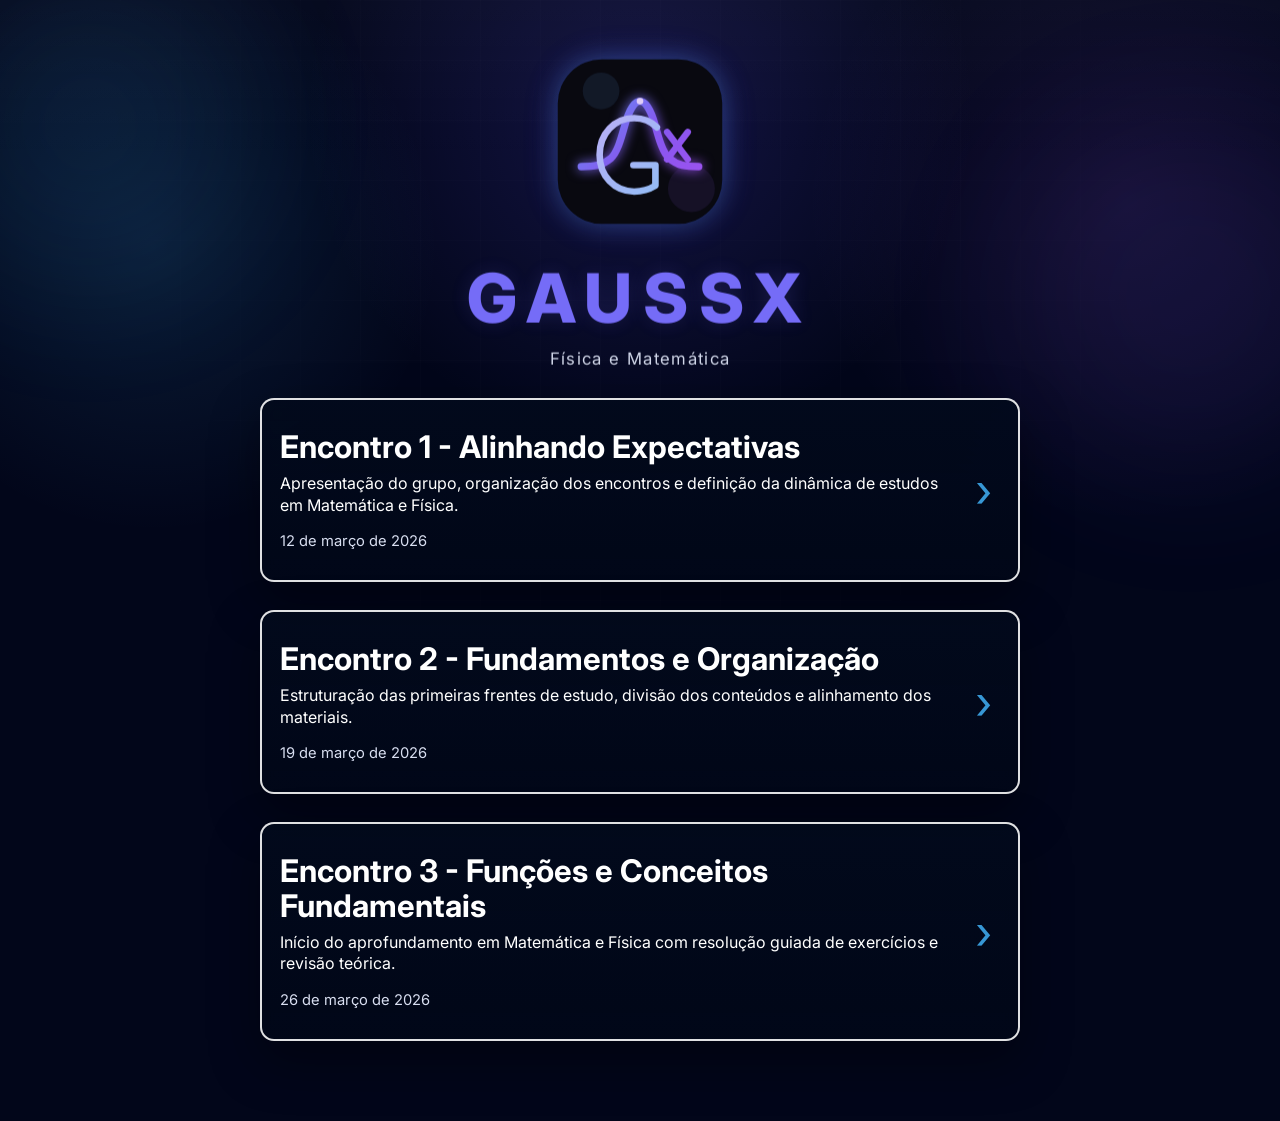
<file: Site_GaussX/index.html>
<!DOCTYPE html>
<html lang="pt-BR">
<head>
  <meta charset="UTF-8" />
  <meta name="viewport" content="width=device-width, initial-scale=1.0" />
  <title>GaussX</title>
  <link rel="icon" type="image/png" href="assets/logo-gaussx_true-g_converted.png" />
  <meta name="description" content="Plataforma acadêmica do GaussX para encontros, materiais e organização dos estudos em Física e Matemática." />
  <link rel="preconnect" href="https://fonts.googleapis.com">
  <link rel="preconnect" href="https://fonts.gstatic.com" crossorigin>
  <link href="https://fonts.googleapis.com/css2?family=Inter:wght@400;500;600;700;800&display=swap" rel="stylesheet">
  <link rel="stylesheet" href="styles.css" />
  <script src="script.js" defer></script>
</head>
<body>
  <div class="bg-ambient bg-ambient-1"></div>
  <div class="bg-ambient bg-ambient-2"></div>
  <div class="bg-grid"></div>

  <main class="page">
    <section class="hero">
      <div class="hero-logo-wrap" aria-hidden="true">
        <div class="hero-logo-glow"></div>
        <img src="assets/logo-gaussx.svg" alt="Logo do GaussX" class="hero-logo" />
      </div>
      <h1 class="hero-title">GAUSSX</h1>
      <p class="hero-subtitle">Física e Matemática</p>
    </section>

    <section id="meeting-list" class="meetings" aria-label="Lista de encontros"></section>
  </main>
</body>
</html>
</file>
<file: Site_GaussX/styles.css>
:root {
  --bg: #02061a;
  --bg-soft: rgba(3, 10, 27, 0.84);
  --card: rgba(1, 8, 24, 0.84);
  --text: #ffffff;
  --muted: #d8def0;
  --line: rgba(255, 255, 255, 0.88);
  --blue: #43b7ff;
  --indigo: #6e61ff;
  --purple: #b260ff;
  --shadow: 0 20px 50px rgba(0, 0, 0, 0.38);
}

* { box-sizing: border-box; }

html {
  scroll-behavior: smooth;
  width: 100%;
  max-width: 100%;
  overflow-x: hidden;
}

body {
  margin: 0;
  width: 100%;
  max-width: 100%;
  min-height: 100vh;
  position: relative;
  font-family: 'Inter', sans-serif;
  color: var(--text);
  background:
    radial-gradient(circle at 50% 10%, rgba(101, 83, 255, 0.18), transparent 28%),
    radial-gradient(circle at 12% 22%, rgba(67, 183, 255, 0.12), transparent 20%),
    radial-gradient(circle at 88% 18%, rgba(178, 96, 255, 0.10), transparent 22%),
    var(--bg);
  overflow-x: hidden;
}

body::before {
  content: "";
  position: fixed;
  inset: 0;
  pointer-events: none;
  background: linear-gradient(to bottom, rgba(255,255,255,0.035), transparent 18%);
  opacity: 0.7;
}

a { color: inherit; text-decoration: none; }

.bg-grid {
  position: fixed;
  inset: 0;
  width: 100vw;
  max-width: 100vw;
  overflow: hidden;
  pointer-events: none;
  background-image:
    linear-gradient(rgba(255,255,255,0.022) 1px, transparent 1px),
    linear-gradient(90deg, rgba(255,255,255,0.022) 1px, transparent 1px);
  background-size: 60px 60px;
  mask-image: radial-gradient(circle at 50% 20%, black 30%, transparent 80%);
  opacity: 0.52;
}

.bg-ambient {
  position: fixed;
  border-radius: 999px;
  filter: blur(84px);
  pointer-events: none;
  z-index: 0;
  opacity: 0.24;
  will-change: transform;
  max-width: 100vw;
}

.bg-ambient-1 {
  width: 320px;
  height: 320px;
  top: -40px;
  left: -70px;
  background: rgba(67, 183, 255, 0.38);
}

.bg-ambient-2 {
  width: 360px;
  height: 360px;
  top: 120px;
  right: -90px;
  background: rgba(118, 89, 255, 0.34);
}

.page {
  position: relative;
  z-index: 1;
  width: min(760px, calc(100% - 34px));
  margin: 0 auto;
  padding: 38px 0 80px;
}

.hero {
  --hero-fade: 1;
  --hero-lift: 0px;
  min-height: 36vh;
  display: grid;
  place-items: center;
  align-content: center;
  text-align: center;
  margin-bottom: 28px;
  perspective: 1200px;
  opacity: var(--hero-fade);
  transform: translate3d(0, var(--hero-lift), 0);
}

.hero-logo-wrap {
  position: relative;
  width: 210px;
  height: 210px;
  display: grid;
  place-items: center;
  margin-bottom: 10px;
  isolation: isolate;
  will-change: transform;
}

.hero-logo-glow {
  position: absolute;
  inset: 15%;
  border-radius: 28px;
  background: radial-gradient(circle, rgba(67,183,255,0.24), rgba(110,97,255,0.16) 45%, rgba(178,96,255,0.06) 70%, transparent 78%);
  filter: blur(20px);
  opacity: 0.8;
}

.hero-logo-wrap::after {
  content: "";
  position: absolute;
  inset: -4px;
  border-radius: 34px;
  background: linear-gradient(135deg, rgba(67,183,255,0.24), rgba(110,97,255,0.18), transparent 64%);
  filter: blur(14px);
  opacity: 0;
}

.hero-logo {
  width: 188px;
  height: 188px;
  display: block;
  filter: drop-shadow(0 0 12px rgba(67,183,255,0.22)) drop-shadow(0 0 18px rgba(110,97,255,0.24));
}

.hero-title,
.hero-subtitle,
.hero-logo-wrap {
  opacity: 0;
}

body.is-ready .hero-logo-wrap {
  animation: heroLogoIn 1.3s cubic-bezier(.16,.84,.18,1) both, logoFloat 5.5s ease-in-out 1.4s infinite;
}

body.is-ready .hero-logo-wrap::after {
  animation: logoSheen 2.4s ease 0.8s 1 both;
}

body.is-ready .hero-logo-glow {
  animation: glowPulse 3.2s ease-in-out 0.8s infinite;
}

.hero-title {
  position: relative;
  margin: 0;
  font-size: clamp(2.8rem, 7vw, 4.25rem);
  font-weight: 800;
  letter-spacing: 0.16em;
  color: #7a70ff;
  text-shadow: 0 0 22px rgba(122,112,255,0.18);
}

.hero-title::after {
  content: "";
  position: absolute;
  inset: 0;
  background: linear-gradient(90deg, transparent 0%, rgba(255,255,255,0.65) 48%, transparent 100%);
  mix-blend-mode: screen;
  opacity: 0;
  transform: translateX(-140%);
  pointer-events: none;
}

body.is-ready .hero-title {
  animation: heroTitleIn 1s cubic-bezier(.18,.8,.2,1) 0.34s both;
}

body.is-ready .hero-title::after {
  animation: titleSweep 1.1s ease 1s 1 both;
}

.hero-subtitle {
  margin: 10px 0 0;
  font-size: 1.05rem;
  color: var(--muted);
  letter-spacing: 0.08em;
}

body.is-ready .hero-subtitle {
  animation: heroSubtitleIn 0.9s cubic-bezier(.2,.8,.2,1) 0.58s both;
}

.meetings {
  display: grid;
  gap: 28px;
  perspective: 1200px;
}

.meeting-card {
  --rx: 0deg;
  --ry: 0deg;
  --mx: 50%;
  --my: 50%;
  --delay: 0s;
  position: relative;
  display: grid;
  grid-template-columns: 1fr auto;
  gap: 16px;
  align-items: center;
  border: 2px solid var(--line);
  border-radius: 14px;
  padding: 30px 18px;
  background: linear-gradient(180deg, rgba(2,10,28,0.92), rgba(1,8,24,0.84));
  box-shadow: var(--shadow);
  backdrop-filter: blur(8px);
  overflow: hidden;
  transform-style: preserve-3d;
  transition: transform 0.45s cubic-bezier(.18,.78,.2,1), border-color 0.3s ease, box-shadow 0.35s ease;
  will-change: transform;
}

.meeting-card::before {
  content: "";
  position: absolute;
  inset: 0;
  background: radial-gradient(circle at var(--mx) var(--my), rgba(67,183,255,0.12), transparent 34%);
  opacity: 0;
  transition: opacity 0.3s ease;
  pointer-events: none;
}

.meeting-card::after {
  content: "";
  position: absolute;
  inset: -110% 45% auto -18%;
  height: 220%;
  background: linear-gradient(120deg, transparent 24%, rgba(255,255,255,0.16), transparent 60%);
  transform: rotate(14deg);
  opacity: 0;
  pointer-events: none;
}

.meeting-card:hover {
  transform: translateY(-7px) scale(1.012) rotateX(var(--rx)) rotateY(var(--ry));
  border-color: var(--blue);
  box-shadow: 0 26px 62px rgba(0,0,0,0.44), 0 0 0 1px rgba(67,183,255,0.07);
}

.meeting-card:hover::before {
  opacity: 1;
}

.meeting-card:hover::after {
  animation: cardSweep 0.92s ease;
}

.meeting-content h2 {
  margin: 0 0 8px;
  font-size: clamp(1.45rem, 3vw, 1.95rem);
  line-height: 1.12;
}

.meeting-content p {
  margin: 0 0 14px;
  color: var(--text);
  font-size: 1rem;
  line-height: 1.35;
}

.meeting-date {
  font-size: 0.92rem;
  color: var(--muted);
}

.arrow {
  font-size: 3rem;
  line-height: 1;
  color: var(--blue);
  padding-inline: 8px;
  opacity: 0.82;
  transform: translateX(0);
  transition: transform 0.25s ease, opacity 0.25s ease;
}

.meeting-card:hover .arrow {
  opacity: 1;
  transform: translateX(4px);
}

.reveal {
  opacity: 0;
  transform: translate3d(0, 74px, 0) scale(0.955) rotateX(11deg);
  filter: blur(14px);
  will-change: transform, opacity, filter;
}

.reveal-visible {
  opacity: 1;
  transform: translate3d(0, 0, 0) scale(1) rotateX(0);
  filter: blur(0);
  transition:
    opacity 1.15s cubic-bezier(.16,.78,.18,1) var(--delay),
    transform 1.25s cubic-bezier(.16,.78,.18,1) var(--delay),
    filter 1s cubic-bezier(.16,.78,.18,1) var(--delay);
}

@keyframes heroLogoIn {
  0% {
    opacity: 0;
    transform: translate3d(0, -36px, 0) scale(0.74) rotateX(18deg);
    filter: blur(16px);
  }
  58% {
    opacity: 1;
    transform: translate3d(0, 6px, 0) scale(1.03) rotateX(0);
    filter: blur(0);
  }
  100% {
    opacity: 1;
    transform: translate3d(0, 0, 0) scale(1);
    filter: blur(0);
  }
}

@keyframes heroTitleIn {
  0% {
    opacity: 0;
    transform: translate3d(0, 24px, 0);
    letter-spacing: 0.34em;
    filter: blur(12px);
  }
  100% {
    opacity: 1;
    transform: translate3d(0, 0, 0);
    letter-spacing: 0.16em;
    filter: blur(0);
  }
}

@keyframes heroSubtitleIn {
  0% {
    opacity: 0;
    transform: translate3d(0, 18px, 0);
    filter: blur(8px);
  }
  100% {
    opacity: 1;
    transform: translate3d(0, 0, 0);
    filter: blur(0);
  }
}

@keyframes logoFloat {
  0%, 100% { transform: translateY(0) scale(1); }
  50% { transform: translateY(-8px) scale(1.012); }
}

@keyframes glowPulse {
  0%,100% { transform: scale(0.99); opacity: 0.62; }
  50% { transform: scale(1.055); opacity: 0.94; }
}

@keyframes logoSheen {
  0% { opacity: 0; transform: scale(0.92); }
  40% { opacity: 0.85; }
  100% { opacity: 0; transform: scale(1.08); }
}

@keyframes titleSweep {
  0% { opacity: 0; transform: translateX(-150%); }
  20% { opacity: 0.75; }
  100% { opacity: 0; transform: translateX(150%); }
}

@keyframes cardSweep {
  0% { transform: translateX(-120%) rotate(14deg); opacity: 0; }
  15% { opacity: 1; }
  100% { transform: translateX(180%) rotate(14deg); opacity: 0; }
}

@media (prefers-reduced-motion: reduce) {
  *, *::before, *::after {
    animation: none !important;
    transition: none !important;
    scroll-behavior: auto !important;
  }

  .hero-logo-wrap,
  .hero-title,
  .hero-subtitle,
  .reveal {
    opacity: 1 !important;
    transform: none !important;
    filter: none !important;
  }
}

@media (max-width: 640px) {
  .page {
    width: calc(100% - 22px);
    max-width: calc(100% - 22px);
    padding-top: 26px;
  }

  .hero {
    min-height: 32vh;
  }

  .hero-logo-wrap {
    width: 180px;
    height: 180px;
  }

  .hero-logo {
    width: 158px;
    height: 158px;
  }

  .meeting-card {
    grid-template-columns: 1fr;
    width: 100%;
    max-width: 100%;
    padding: 22px 16px;
  }

  .bg-ambient-1,
  .bg-ambient-2 {
    display: none;
  }

  .arrow { display: none; }
}
</file>
